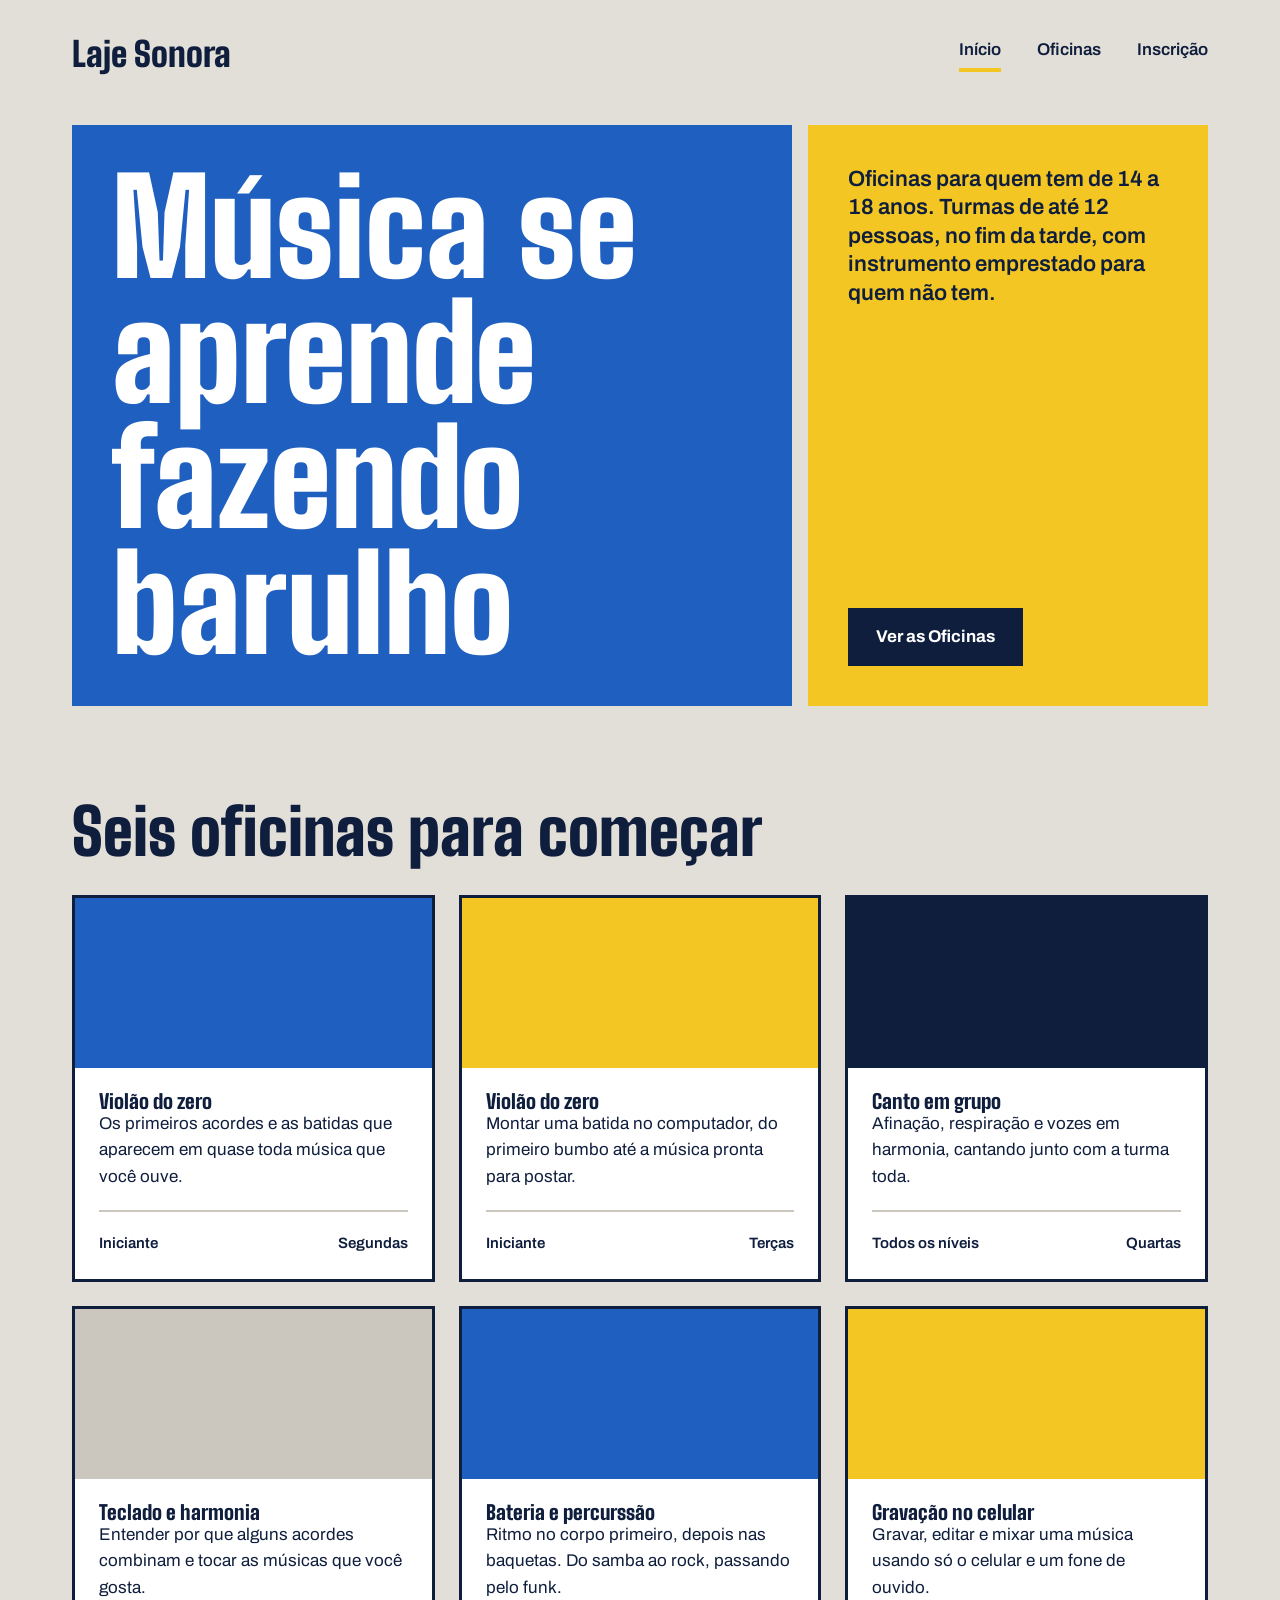
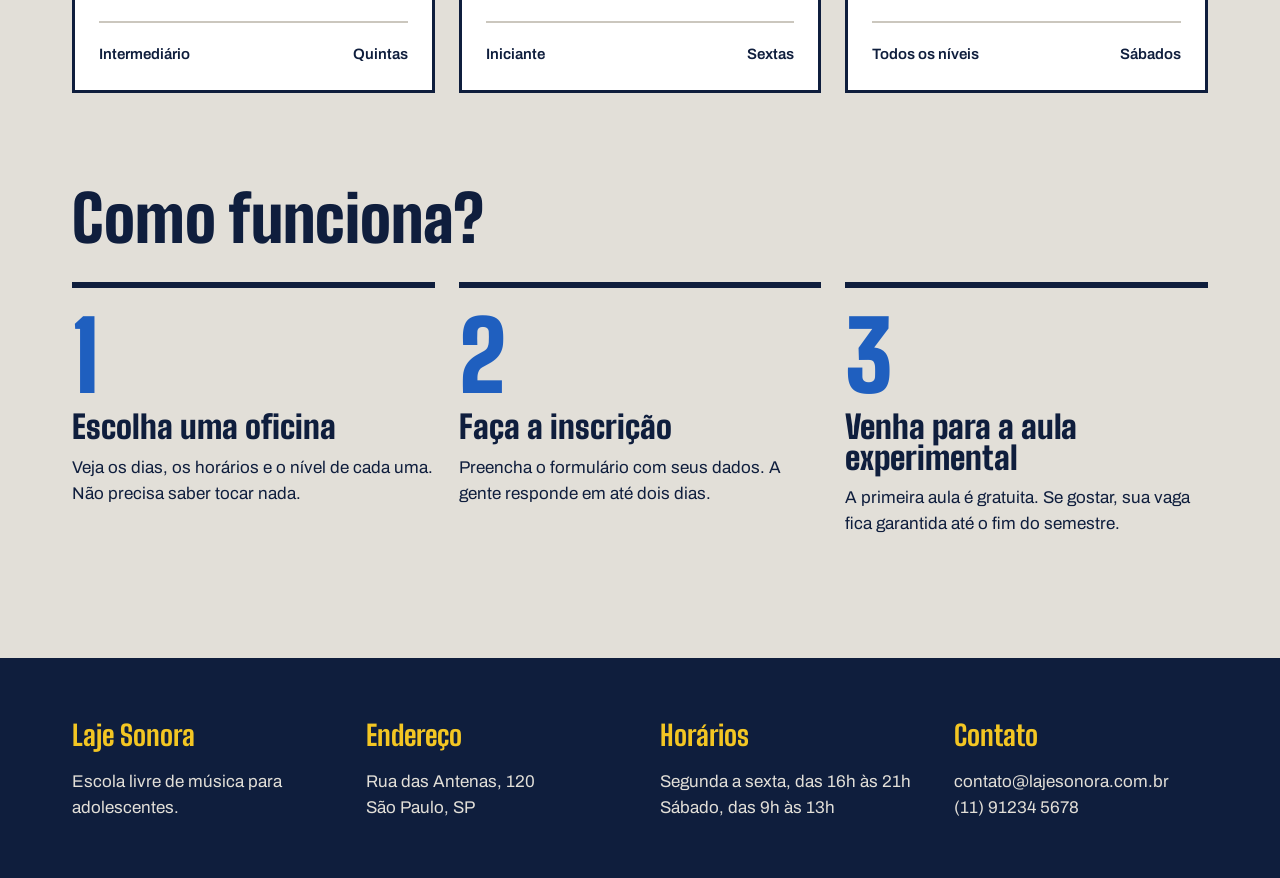
<file: index.html>
<!DOCTYPE html>
<html lang="pt-br">
<head>
    <meta charset="UTF-8">
    <meta name="viewport" content="width=device-width, initial-scale=1.0">
    <title>Laje Sonora | Ínicio</title>
    <link rel="preconnect" href="https://fonts.googleapis.com">
<link rel="preconnect" href="https://fonts.gstatic.com" crossorigin>
<link href="https://fonts.googleapis.com/css2?family=Big+Shoulders:opsz,wght@10..72,100..900&display=swap" rel="stylesheet">
<link rel="preconnect" href="https://fonts.googleapis.com">
<link rel="preconnect" href="https://fonts.gstatic.com" crossorigin>
<link href="https://fonts.googleapis.com/css2?family=Archivo:ital,wght@0,100..900;1,100..900&family=Big+Shoulders:opsz,wght@10..72,100..900&display=swap" rel="stylesheet">
    <link rel="stylesheet" href="./Style/index.css">
</head>
<body>
    <header class="conteudo topo">
        <a href="index.html" class="logo">Laje Sonora</a>
    <nav class="menu">
        <a href="index.html" class="atual">Início</a>
        <a href="oficinas.html">Oficinas</a>
        <a href="inscricao.html">Inscrição</a>
    </nav>
    </header>

    <main>
        <section class="conteudo cartazes">
            <div class="cartaz cartaz-principal">
                <h1>Música se aprende fazendo barulho</h1>
            </div>
            <div class="cartaz cartaz-lateral">
                <p>Oficinas para quem tem de 14 a 18 anos. Turmas de até 12 pessoas, no fim da tarde, com instrumento emprestado para quem não tem.</p>
                <a href="oficinas.html" class="botao">Ver as Oficinas</a>
            </div>
        </section>

        <section class="conteudo secao">
            <h2 class="titulo-secao">Seis oficinas para começar</h2>
            <div class="cards">

                <article class="card">
                    <div class="foto foto-azul"></div>
                    <div class="card-texto">
                        <h3>Violão do zero</h3>
                        <p>Os primeiros acordes e as batidas que aparecem em quase toda música que você ouve.</p>
                        <div class="card-info">
                            <span>Iniciante</span>
                            <span>Segundas</span>
                        </div>
                </article>

                <article class="card">
                    <div class="foto foto-amarela"></div>
                    <div class="card-texto">
                        <h3>Violão do zero</h3>
                        <p>Montar uma batida no computador, do primeiro bumbo até a música pronta para postar.</p>
                        <div class="card-info">
                            <span>Iniciante</span>
                            <span>Terças</span>
                        </div>
                </article>

                <article class="card">
                    <div class="foto foto-tinta"></div>
                    <div class="card-texto">
                        <h3>Canto em grupo</h3>
                        <p>Afinação, respiração e vozes em harmonia, cantando junto com a turma toda.</p>
                        <div class="card-info">
                            <span>Todos os níveis</span>
                            <span>Quartas</span>
                        </div>
                </article>

                <article class="card">
                    <div class="foto"></div>
                    <div class="card-texto">
                        <h3>Teclado e harmonia</h3>
                        <p>Entender por que alguns acordes combinam e tocar as músicas que você gosta.</p>
                        <div class="card-info">
                            <span>Intermediário</span>
                            <span>Quintas</span>
                        </div>
                </article>

                <article class="card">
                    <div class="foto foto-azul"></div>
                    <div class="card-texto">
                        <h3>Bateria e percurssão</h3>
                        <p>Ritmo no corpo primeiro, depois nas baquetas. Do samba ao rock, passando pelo funk.</p>
                        <div class="card-info">
                            <span>Iniciante</span>
                            <span>Sextas</span>
                        </div>
                </article>

                <article class="card">
                    <div class="foto foto-amarela"></div>
                    <div class="card-texto">
                        <h3>Gravação no celular</h3>
                        <p>Gravar, editar e mixar uma música usando só o celular e um fone de ouvido.</p>
                        <div class="card-info">
                            <span>Todos os níveis</span>
                            <span>Sábados</span>
                        </div>
                </article>
            </div>
        </section>

         <section class="conteudo secao">
            <h2 class="titulo-secao">Como funciona?</h2>
            <div class="passos">
                <div class="passo">
                    <p class="passo-numero">1</p>
                    <h3>Escolha uma oficina</h3>
                    <p>Veja os dias, os horários e o nível de cada uma. Não precisa saber tocar nada.</p>
                </div>
                <div class="passo">
                    <p class="passo-numero">2</p>
                    <h3>Faça a inscrição</h3>
                    <p>Preencha o formulário com seus dados. A gente responde em até dois dias.</p>
                </div>
                <div class="passo">
                    <p class="passo-numero">3</p>
                    <h3>Venha para a aula experimental</h3>
                    <p>A primeira aula é gratuita. Se gostar, sua vaga fica garantida até o fim do semestre.</p>
                </div>
            </div>
        </section>
    </main>

    <footer class="rodape">
        <div class="conteudo rodape-colunas">
            <div class="rodape-coluna">
                <h4>Laje Sonora</h4>
                <p>Escola livre de música para adolescentes.</p>
            </div>
            <div class="rodape-coluna">
                <h4>Endereço</h4>
                <p>Rua das Antenas, 120<br>São Paulo, SP</p>
            </div>
            <div class="rodape-coluna">
                <h4>Horários</h4>
                <p>Segunda a sexta, das 16h às 21h<br>Sábado, das 9h às 13h</p>
            </div>
            <div class="rodape-coluna">
                <h4>Contato</h4>
                <p>contato@lajesonora.com.br<br>(11) 91234 5678</p>
            </div>
        </div>
    </footer>
</body>
</html>
</file>
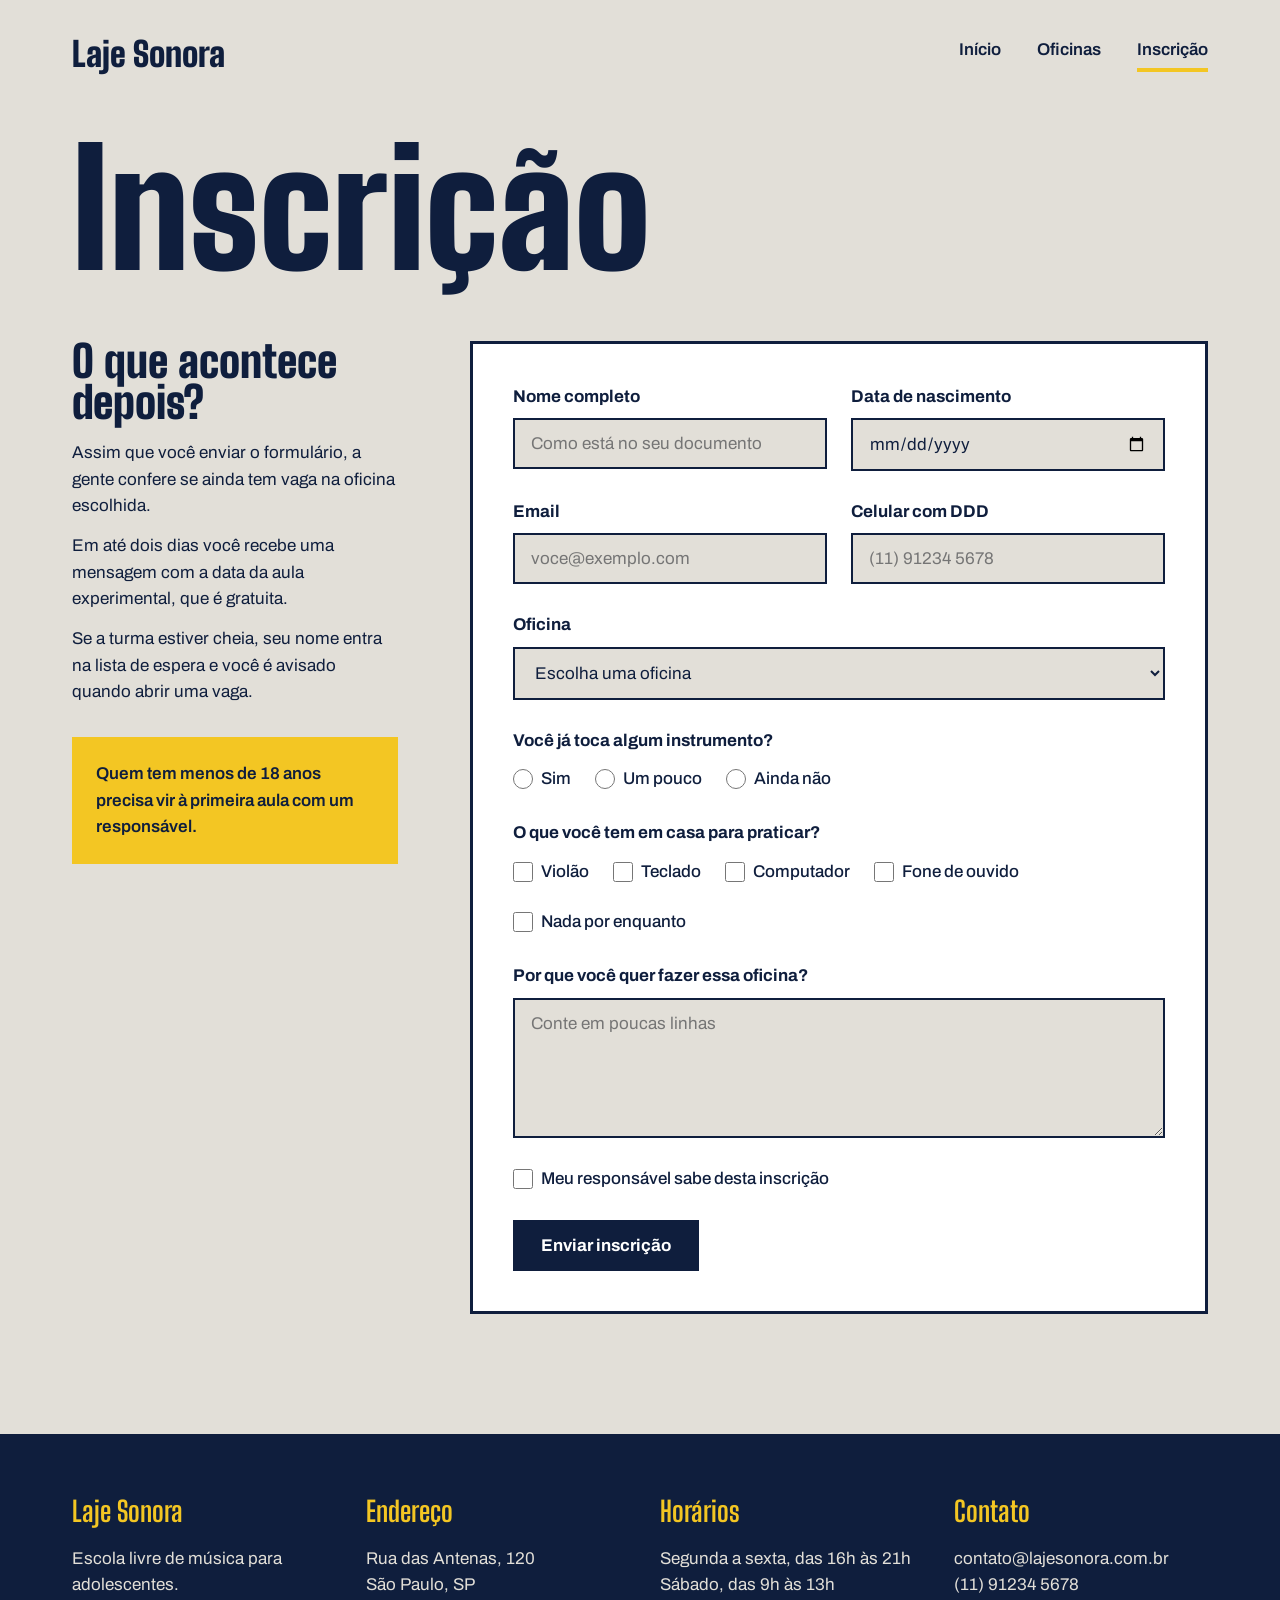
<file: inscricao.html>
<!DOCTYPE html>
<html lang="pt-BR">
<head>
    <meta charset="UTF-8">
    <meta name="viewport" content="width=device-width, initial-scale=1.0">
    <title>Laje Sonora | Inscrição</title>
    <link rel="preconnect" href="https://fonts.googleapis.com">
    <link rel="preconnect" href="https://fonts.gstatic.com" crossorigin>
    <link href="https://fonts.googleapis.com/css2?family=Archivo:ital,wght@0,100..900;1,100..900&family=Big+Shoulders+Display:wght@100..900&display=swap" rel="stylesheet">
    <link rel="stylesheet" href="./Style/inscricao.css">
</head>
<body>
    <header class="conteudo topo">
        <a href="index.html" class="logo">Laje Sonora</a>
        <nav class="menu">
            <a href="index.html">Início</a>
            <a href="oficinas.html" >Oficinas</a>
            <a href="inscricao.html" class="atual">Inscrição</a>
        </nav>
    </header>

    <main class="conteudo">
        <h1 class="titulo-pagina">Inscrição</h1>
        <div class="inscricao">
            <section class="explicacao">
                <h2>O que acontece depois?</h2>
                <p>Assim que você enviar o formulário, a gente confere se ainda tem vaga na oficina escolhida.</p>
                <p>Em até dois dias você recebe uma mensagem com a data da aula experimental, que é gratuita.</p>
                <p>Se a turma estiver cheia, seu nome entra na lista de espera e você é avisado quando abrir uma vaga.</p>
                <p class="aviso">Quem tem menos de 18 anos precisa vir à primeira aula com um responsável.</p>
            </section>

              <form class="formulario" action="#" method="post">
                <div class="linha">
                    <div class="campo">
                        <label for="nome">Nome completo</label>
                        <input type="text" id="nome" name="nome" placeholder="Como está no seu documento" required>
                    </div>
                    <div class="campo">
                        <label for="nascimento">Data de nascimento</label>
                        <input type="date" id="nascimento" name="nascimento" required>
                    </div>
                </div>

                <div class="linha">
                    <div class="campo">
                        <label for="email">Email</label>
                        <input type="email" id="email" name="email" placeholder="voce@exemplo.com" required>
                    </div>
                    <div class="campo">
                        <label for="telefone">Celular com DDD</label>
                        <input type="tel" id="telefone" name="telefone" placeholder="(11) 91234 5678" required>
                    </div>
                </div>

                <div class="campo">
                    <label for="oficina">Oficina</label>
                    <select id="oficina" name="oficina" required>
                        <option value="">Escolha uma oficina</option>
                        <option value="violao">Violão do zero</option>
                        <option value="beats">Produção de beats</option>
                        <option value="canto">Canto em grupo</option>
                        <option value="teclado">Teclado e harmonia</option>
                        <option value="bateria">Bateria e percussão</option>
                        <option value="gravacao">Gravação no celular</option>
                    </select>
                </div>

                 <fieldset class="grupo">
                    <legend>Você já toca algum instrumento?</legend>
                    <div class="opcoes">
                        <div class="opcao">
                            <input type="radio" id="tocaSim" name="toca" value="sim">
                            <label for="tocaSim">Sim</label>
                        </div>
                        <div class="opcao">
                            <input type="radio" id="tocaPouco" name="toca" value="pouco">
                            <label for="tocaPouco">Um pouco</label>
                        </div>
                        <div class="opcao">
                            <input type="radio" id="tocaNao" name="toca" value="nao">
                            <label for="tocaNao">Ainda não</label>
                        </div>
                    </div>
                </fieldset>

                <fieldset class="grupo">
                    <legend>O que você tem em casa para praticar?</legend>
                    <div class="opcoes">
                        <div class="opcao">
                            <input type="checkbox" id="temViolao" name="tem" value="violao">
                            <label for="temViolao">Violão</label>
                        </div>
                        <div class="opcao">
                            <input type="checkbox" id="temTeclado" name="tem" value="teclado">
                            <label for="temTeclado">Teclado</label>
                        </div>
                        <div class="opcao">
                            <input type="checkbox" id="temComputador" name="tem" value="computador">
                            <label for="temComputador">Computador</label>
                        </div>
                        <div class="opcao">
                            <input type="checkbox" id="temFone" name="tem" value="fone">
                            <label for="temFone">Fone de ouvido</label>
                        </div>
                        <div class="opcao">
                            <input type="checkbox" id="temNada" name="tem" value="nada">
                            <label for="temNada">Nada por enquanto</label>
                        </div>
                    </div>
                </fieldset>

                <div class="campo">
                    <label for="motivo">Por que você quer fazer essa oficina?</label>
                    <textarea id="motivo" name="motivo" placeholder="Conte em poucas linhas"></textarea>
                </div>
                <div class="opcao">
                    <input type="checkbox" id="responsavel" name="responsavel" required>
                    <label for="responsavel">Meu responsável sabe desta inscrição</label>
                </div>
                <div>
                    <button class="botao" type="submit">Enviar inscrição</button>
                </div>
           </form>
        </div>
        
    </main>

    <footer class="rodape">
        <div class="conteudo rodape-colunas">
            <div class="rodape-coluna">
                <h4>Laje Sonora</h4>
                <p>Escola livre de música para adolescentes.</p>
            </div>
            <div class="rodape-coluna">
                <h4>Endereço</h4>
                <p>Rua das Antenas, 120<br>São Paulo, SP</p>
            </div>
            <div class="rodape-coluna">
                <h4>Horários</h4>
                <p>Segunda a sexta, das 16h às 21h<br>Sábado, das 9h às 13h</p>
            </div>
            <div class="rodape-coluna">
                <h4>Contato</h4>
                <p>contato@lajesonora.com.br<br>(11) 91234 5678</p>
            </div>
        </div>
    </footer>
</body>
</html>
</file>
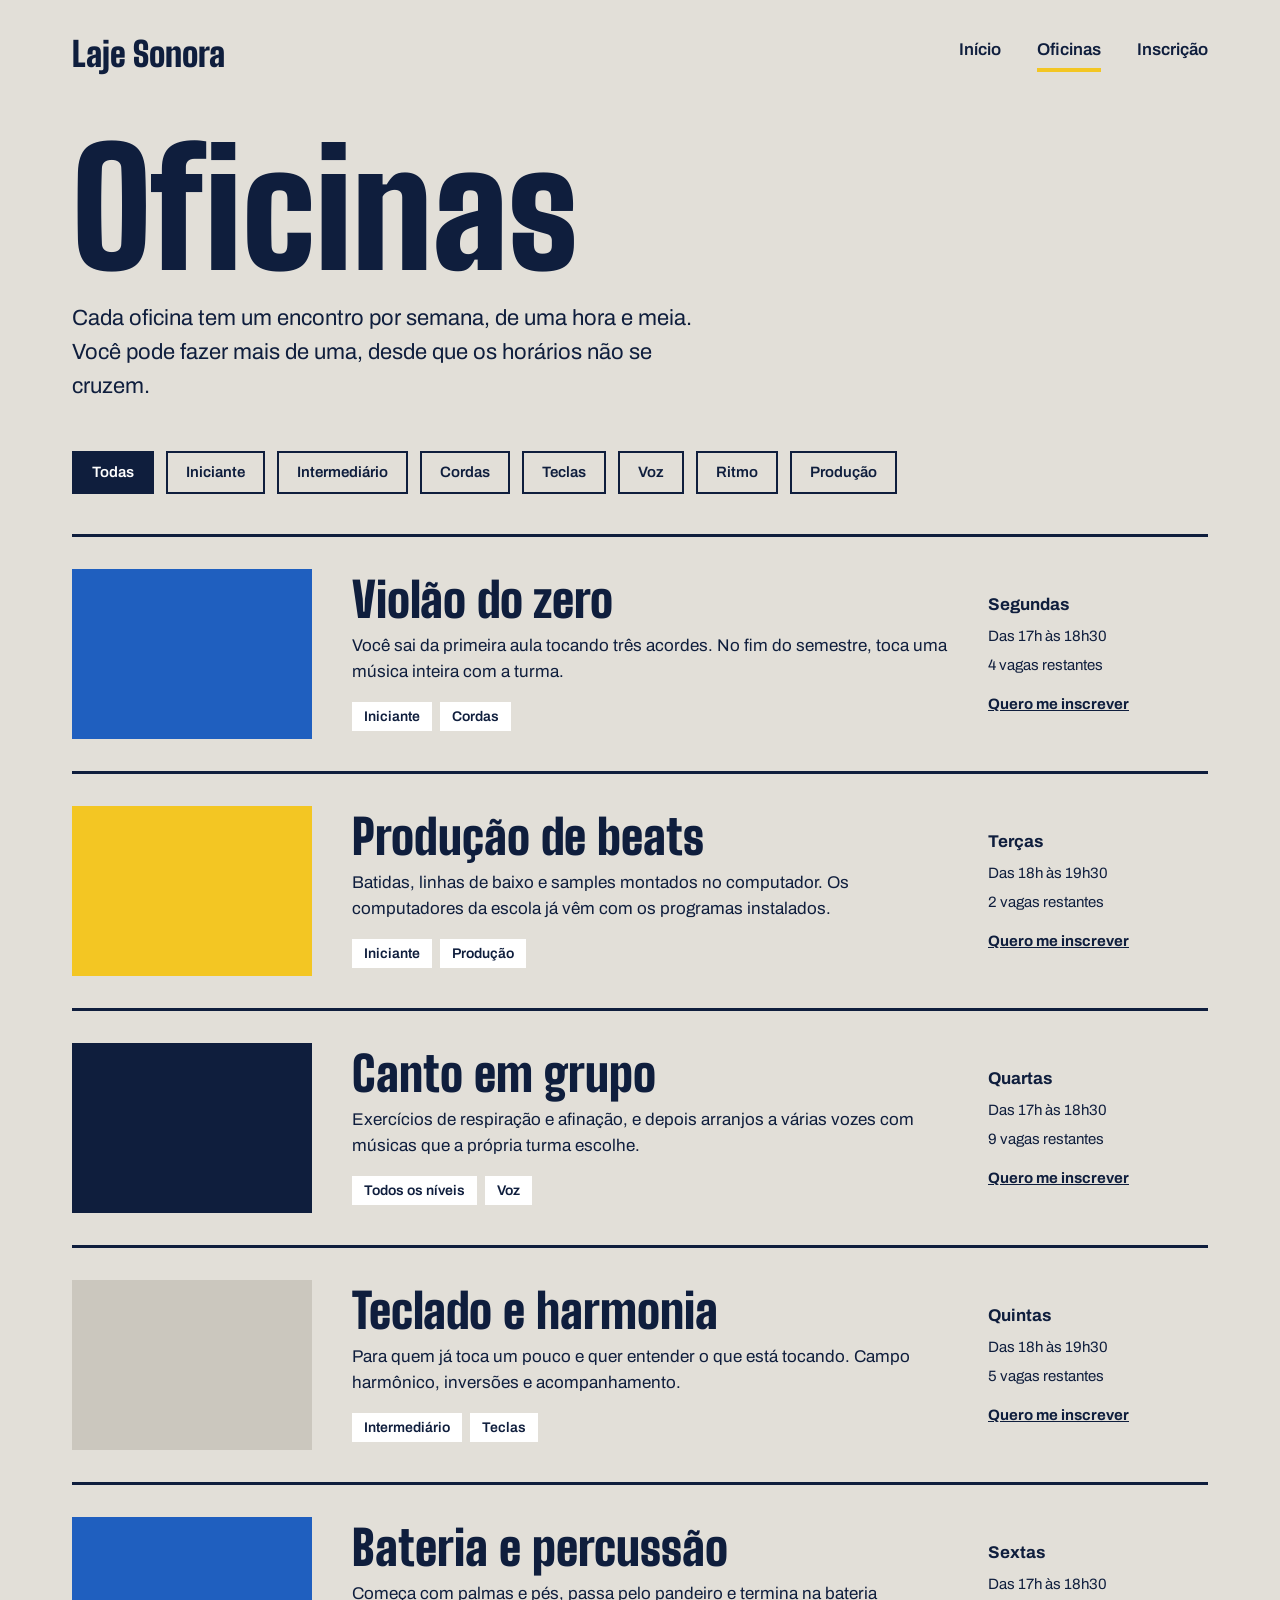
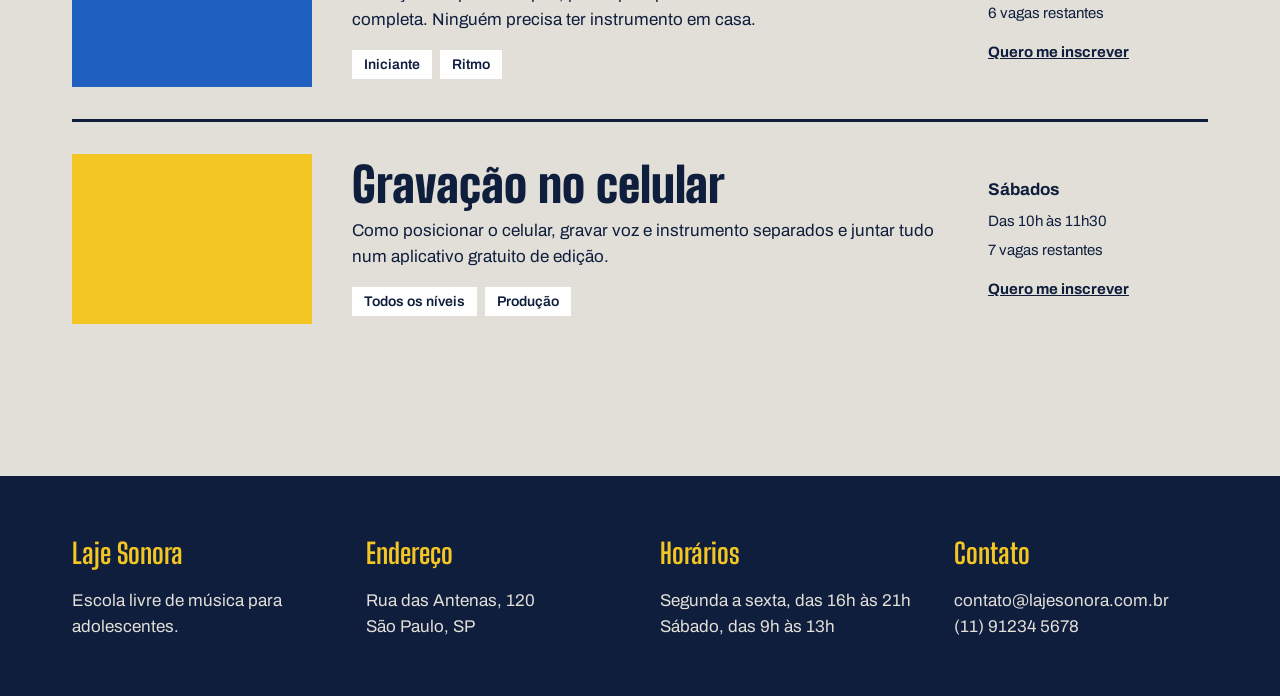
<file: oficinas.html>
<!DOCTYPE html>
<html lang="pt-BR">
<head>
    <meta charset="UTF-8">
    <meta name="viewport" content="width=device-width, initial-scale=1.0">
    <title>Laje Sonora | Oficinas</title>
    <link rel="preconnect" href="https://fonts.googleapis.com">
    <link rel="preconnect" href="https://fonts.gstatic.com" crossorigin>
    <link href="https://fonts.googleapis.com/css2?family=Archivo:ital,wght@0,100..900;1,100..900&family=Big+Shoulders+Display:wght@100..900&display=swap" rel="stylesheet">
    <link rel="stylesheet" href="./Style/oficinas.css">
</head>
<body>
    <header class="conteudo topo">
        <a href="index.html" class="logo">Laje Sonora</a>
        <nav class="menu">
            <a href="index.html">Início</a>
            <a href="oficinas.html" class="atual">Oficinas</a>
            <a href="inscricao.html">Inscrição</a>
        </nav>
    </header>

    <main class="conteudo">
        <h1 class="titulo-pagina">Oficinas</h1>
        <p class="subtitulo-pagina">Cada oficina tem um encontro por semana, de uma hora e meia. Você pode fazer mais de uma, desde que os horários não se cruzem.</p>
        
        <div class="filtros">
            <span class="filtro ativo">Todas</span>
            <span class="filtro">Iniciante</span>
            <span class="filtro">Intermediário</span>
            <span class="filtro">Cordas</span>
            <span class="filtro">Teclas</span>
            <span class="filtro">Voz</span>
            <span class="filtro">Ritmo</span>
            <span class="filtro">Produção</span>
        </div>

        <div class="lista">
            <article class="oficina">
                <div class="foto foto-azul"></div>
                <div class="oficina-texto">
                    <h2>Violão do zero</h2>
                    <p>Você sai da primeira aula tocando três acordes. No fim do semestre, toca uma música inteira com a turma.</p>
                    <div class="etiquetas">
                        <span class="etiqueta">Iniciante</span>
                        <span class="etiqueta">Cordas</span>
                    </div>
                </div>
                <div class="oficina-detalhes">
                    <strong>Segundas</strong>
                    <span>Das 17h às 18h30</span>
                    <span>4 vagas restantes</span>
                    <a href="inscricao.html">Quero me inscrever</a>
                </div>
            </article>

            <article class="oficina">
                <div class="foto foto-amarela"></div>
                <div class="oficina-texto">
                    <h2>Produção de beats</h2>
                    <p>Batidas, linhas de baixo e samples montados no computador. Os computadores da escola já vêm com os programas instalados.</p>
                    <div class="etiquetas">
                        <span class="etiqueta">Iniciante</span>
                        <span class="etiqueta">Produção</span>
                    </div>
                </div>
                <div class="oficina-detalhes">
                    <strong>Terças</strong>
                    <span>Das 18h às 19h30</span>
                    <span>2 vagas restantes</span>
                    <a href="inscricao.html">Quero me inscrever</a>
                </div>
            </article>

            <article class="oficina">
                <div class="foto foto-tinta"></div>
                <div class="oficina-texto">
                    <h2>Canto em grupo</h2>
                    <p>Exercícios de respiração e afinação, e depois arranjos a várias vozes com músicas que a própria turma escolhe.</p>
                    <div class="etiquetas">
                        <span class="etiqueta">Todos os níveis</span>
                        <span class="etiqueta">Voz</span>
                    </div>
                </div>
                <div class="oficina-detalhes">
                    <strong>Quartas</strong>
                    <span>Das 17h às 18h30</span>
                    <span>9 vagas restantes</span>
                    <a href="inscricao.html">Quero me inscrever</a>
                </div>
            </article>

            <article class="oficina">
                <div class="foto"></div>
                <div class="oficina-texto">
                    <h2>Teclado e harmonia</h2>
                    <p>Para quem já toca um pouco e quer entender o que está tocando. Campo harmônico, inversões e acompanhamento.</p>
                    <div class="etiquetas">
                        <span class="etiqueta">Intermediário</span>
                        <span class="etiqueta">Teclas</span>
                    </div>
                </div>
                <div class="oficina-detalhes">
                    <strong>Quintas</strong>
                    <span>Das 18h às 19h30</span>
                    <span>5 vagas restantes</span>
                    <a href="inscricao.html">Quero me inscrever</a>
                </div>
            </article>

            <article class="oficina">
                <div class="foto foto-azul"></div>
                <div class="oficina-texto">
                    <h2>Bateria e percussão</h2>
                    <p>Começa com palmas e pés, passa pelo pandeiro e termina na bateria completa. Ninguém precisa ter instrumento em casa.</p>
                    <div class="etiquetas">
                        <span class="etiqueta">Iniciante</span>
                        <span class="etiqueta">Ritmo</span>
                    </div>
                </div>
                <div class="oficina-detalhes">
                    <strong>Sextas</strong>
                    <span>Das 17h às 18h30</span>
                    <span>6 vagas restantes</span>
                    <a href="inscricao.html">Quero me inscrever</a>
                </div>
            </article>

            <article class="oficina">
                <div class="foto foto-amarela"></div>
                <div class="oficina-texto">
                    <h2>Gravação no celular</h2>
                    <p>Como posicionar o celular, gravar voz e instrumento separados e juntar tudo num aplicativo gratuito de edição.</p>
                    <div class="etiquetas">
                        <span class="etiqueta">Todos os níveis</span>
                        <span class="etiqueta">Produção</span>
                    </div>
                </div>
                <div class="oficina-detalhes">
                    <strong>Sábados</strong>
                    <span>Das 10h às 11h30</span>
                    <span>7 vagas restantes</span>
                    <a href="inscricao.html">Quero me inscrever</a>
                </div>
            </article>
        </div>
    </main>

    <footer class="rodape">
        <div class="conteudo rodape-colunas">
            <div class="rodape-coluna">
                <h4>Laje Sonora</h4>
                <p>Escola livre de música para adolescentes.</p>
            </div>
            <div class="rodape-coluna">
                <h4>Endereço</h4>
                <p>Rua das Antenas, 120<br>São Paulo, SP</p>
            </div>
            <div class="rodape-coluna">
                <h4>Horários</h4>
                <p>Segunda a sexta, das 16h às 21h<br>Sábado, das 9h às 13h</p>
            </div>
            <div class="rodape-coluna">
                <h4>Contato</h4>
                <p>contato@lajesonora.com.br<br>(11) 91234 5678</p>
            </div>
        </div>
    </footer>
</body>
</html>
</file>
<file: Style/index.css>
* {
  margin: 0;
  padding: 0;
  box-sizing: border-box;
}

:root {
  --concreto: #e2dfd8;
  --concreto-escuro: #cbc7be;
  --tinta: #0f1e3d;
  --caixa-dagua: #1f5fbf;
  --fita: #f3c623;
  --branco: #ffffff;

  --fonte-cartaz: "Big Shoulders", "Arial Narrow", sans-serif;
  --fonte-texto: "Archivo", Arial, sans-serif;
}

body {
  background-color: var(--concreto);
  color: var(--tinta);
  font-family: var(--fonte-texto);
  font-size: 17px;
  line-height: 1.55;
}

a {
  color: inherit;
}

h1,
h2,
h3 {
  font-family: var(--fonte-cartaz);
  font-weight: 900;
  line-height: 0.95;
}

.conteudo {
  max-width: 1200px;
  margin-inline: auto;
  padding-inline: 32px;
}

.topo {
  padding-block: 28px;
  display: flex;
  justify-content: space-between;
  align-items: center;
}

.logo {
  font-family: var(--fonte-cartaz);
  font-size: 34px;
  font-weight: 900;
  text-decoration: none;
}

.menu {
  display: flex;
  gap: 36px;
}

.menu a {
  font-weight: 600;
  text-decoration: none;
  padding-bottom: 4px;
  border-bottom: 4px solid transparent;
}

.menu a:hover {
  border-bottom-color: var(--tinta);
}

.menu a.atual {
  border-bottom-color: var(--fita);
}

.cartazes {
  margin-top: 16px;
  display: flex;
  gap: 16px;
}

.cartaz {
  padding: 40px;
}

.cartaz-principal {
  background-color: var(--caixa-dagua);
  color: var(--branco);
  flex: 2;
}

.cartaz-principal h1 {
  font-size: 132px;
  max-width: 9ch;
}

.cartaz-lateral {
  background-color: var(--fita);
  flex: 1;
  display: flex;
  flex-direction: column;
  justify-content: space-between;
  gap: 32px;
  align-items: flex-start;
}

.cartaz-lateral p {
  font-size: 22px;
  font-weight: 600;
  line-height: 1.3;
}

.botao {
  background-color: var(--tinta);
  color: var(--branco);
  font-weight: 700;
  text-decoration: none;
  padding: 16px 28px;
  border: none;
  font-family: var(--fonte-texto);
  font-size: 17px;
  cursor: pointer;
}

.botao:hover {
  background-color: var(--caixa-dagua);
}

.secao {
  margin-top: 96px;
}

.titulo-secao {
  font-size: 64px;
  margin-bottom: 32px;
}

.cards {
  display: flex;
  flex-wrap: wrap;
  gap: 24px;
}

.card {
  background-color: white;
  border: 3px solid var(--tinta);
  flex: 1 1 340px;
}

.card .foto {
  height: 170px;
}
.foto {
  background-color: var(--concreto-escuro);
}

.foto-azul {
  background-color: var(--caixa-dagua);
}

.foto-amarela {
  background-color: var(--fita);
}

.foto-tinta {
  background-color: var(--tinta);
}

.card-texto {
  padding: 24px;
}

.card-texto {
  padding: 24px;
}

.card-info {
  margin-top: 20px;
  padding-top: 20px;
  border-top: 2px solid var(--concreto-escuro);
  font-size: 15px;
  font-weight: 600;
  display: flex;
  justify-content: space-between;
}

.passos {
  display: flex;
  gap: 24px;
}

.passo {
  border-top: 6px solid var(--tinta);
  padding-top: 20px;
  flex: 1;
}

.passo-numero {
  font-family: var(--fonte-cartaz);
  font-size: 96px;
  font-weight: 900;
  line-height: 1;
  color: var(--caixa-dagua);
}

.passo h3 {
  font-size: 32px;
  margin-block: 8px 12px;
}

.rodape {
  margin-top: 120px;
  background-color: var(--tinta);
  color: var(--concreto);
  padding-block: 56px;
}

.rodape-colunas {
  display: flex;
  gap: 40px;
}

.rodape-coluna {
  flex: 1;
}

.rodape h4 {
  font-family: var(--fonte-cartaz);
  font-size: 28px;
  color: var(--fita);
  margin-bottom: 12px;
}

@media (max-width: 800px) {
  .cartazes,
  .passos,
  .rodape-colunas {
    flex-direction: column;
  }

  .cartaz-principal h1 {
    font-size: 84px;
  }
}

@media (max-width: 800px) {
  .oficina,
  .rodape-colunas {
    flex-direction: column;
    align-items: stretch;
  }

  .titulo-pagina {
    font-size: 96px;
  }

  .oficina .foto,
  .oficina-detalhes {
    width: 100%;
  }
}

@media (max-width: 800px) {
  .inscricao,
  .linha,
  .rodape-colunas {
    flex-direction: column;
  }

  .titulo-pagina {
    font-size: 96px;
  }
}
</file>
<file: Style/inscricao.css>
* {
  margin: 0;
  padding: 0;
  box-sizing: border-box;
}

:root {
  --concreto: #e2dfd8;
  --concreto-escuro: #cbc7be;
  --tinta: #0f1e3d;
  --caixa-dagua: #1f5fbf;
  --fita: #f3c623;
  --branco: #ffffff;

  --fonte-cartaz: "Big Shoulders Display", "Arial Narrow", sans-serif;
  --fonte-texto: "Archivo", Arial, sans-serif;
}

body {
  background-color: var(--concreto);
  color: var(--tinta);
  font-family: var(--fonte-texto);
  font-size: 17px;
  line-height: 1.55;
}

a {
  color: inherit;
}

h1,
h2,
h3 {
  font-family: var(--fonte-cartaz);
  font-weight: 900;
  line-height: 0.95;
}

.conteudo {
  max-width: 1200px;
  margin-inline: auto;
  padding-inline: 32px;
}

.topo {
  padding-block: 28px;
  display: flex;
  justify-content: space-between;
  align-items: center;
}

.logo {
  font-family: var(--fonte-cartaz);
  font-size: 34px;
  font-weight: 900;
  text-decoration: none;
}

.menu {
  display: flex;
  gap: 36px;
}

.menu a {
  font-weight: 600;
  text-decoration: none;
  padding-bottom: 4px;
  border-bottom: 4px solid transparent;
}

.menu a:hover {
  border-bottom-color: var(--tinta);
}

.menu a.atual {
  border-bottom-color: var(--fita);
}

.rodape {
  margin-top: 120px;
  background-color: var(--tinta);
  color: var(--concreto);
  padding-block: 56px;
}

.rodape-colunas {
  display: flex;
  justify-content: space-between;
  gap: 40px;
}

.rodape-coluna {
  flex: 1;
}

.rodape h4 {
  font-family: var(--fonte-cartaz);
  font-size: 28px;
  color: var(--fita);
  margin-bottom: 12px;
}

.titulo-pagina {
  font-size: 160px;
  margin-top: 24px;
}

.botao {
  display: inline-block;
  background-color: var(--tinta);
  color: var(--branco);
  font-weight: 700;
  text-decoration: none;
  padding: 16px 28px;
  border: none;
  font-family: var(--fonte-texto);
  font-size: 17px;
  cursor: pointer;
}

.botao:hover {
  background-color: var(--caixa-dagua);
}

.inscricao {
  margin-top: 56px;
  display: flex;
  gap: 72px;
}

.explicacao {
  flex: 1;
}

.explicacao h2 {
  font-size: 44px;
  margin-bottom: 16px;
}

.explicacao p + p {
  margin-top: 14px;
}

.explicacao .aviso {
  margin-top: 32px;
  padding: 24px;
  background-color: var(--fita);
  font-weight: 600;
}

.formulario {
  background-color: var(--branco);
  border: 3px solid var(--tinta);
  padding: 40px;
  flex: 2;
  display: flex;
  flex-direction: column;
  gap: 28px;
}

.linha {
  display: flex;
  gap: 24px;
}

.campo {
  flex: 1;
  display: flex;
  flex-direction: column;
  gap: 8px;
}

.grupo legend {
  margin-bottom: 12px;
}

.opcoes {
  display: flex;
  flex-wrap: wrap;
  gap: 24px;
}

.opcao {
  display: flex;
  align-items: center;
  gap: 8px;
}

.formulario label,
.formulario legend {
  font-weight: 700;
}

.formulario fieldset {
  border: none;
}

.formulario input[type="text"],
.formulario input[type="email"],
.formulario input[type="tel"],
.formulario input[type="date"],
.formulario select,
.formulario textarea {
  width: 100%;
  padding: 14px 16px;
  border: 2px solid var(--tinta);
  background-color: var(--concreto);
  font-family: var(--fonte-texto);
  font-size: 17px;
  color: var(--tinta);
}

.formulario input[type="text"]:focus,
.formulario input[type="email"]:focus,
.formulario input[type="tel"]:focus,
.formulario input[type="date"]:focus,
.formulario select:focus,
.formulario textarea:focus {
  outline: 3px solid var(--caixa-dagua);
  outline-offset: 2px;
  background-color: var(--branco);
}

.formulario textarea {
  height: 140px;
  resize: vertical;
}

.formulario .opcao label {
  font-weight: 500;
}

.formulario input[type="radio"],
.formulario input[type="checkbox"] {
  width: 20px;
  height: 20px;
  accent-color: var(--caixa-dagua);
}

@media (max-width: 800px) {
  .inscricao,
  .linha,
  .rodape-colunas {
    flex-direction: column;
  }

  .titulo-pagina {
    font-size: 96px;
  }
}
</file>
<file: Style/oficinas.css>
* {
  margin: 0;
  padding: 0;
  box-sizing: border-box;
}

:root {
  --concreto: #e2dfd8;
  --concreto-escuro: #cbc7be;
  --tinta: #0f1e3d;
  --caixa-dagua: #1f5fbf;
  --fita: #f3c623;
  --branco: #ffffff;

  --fonte-cartaz: "Big Shoulders Display", "Arial Narrow", sans-serif;
  --fonte-texto: "Archivo", Arial, sans-serif;
}

body {
  background-color: var(--concreto);
  color: var(--tinta);
  font-family: var(--fonte-texto);
  font-size: 17px;
  line-height: 1.55;
}

a {
  color: inherit;
}

h1,
h2,
h3 {
  font-family: var(--fonte-cartaz);
  font-weight: 900;
  line-height: 0.95;
}

.conteudo {
  max-width: 1200px;
  margin-inline: auto;
  padding-inline: 32px;
}

.topo {
  padding-block: 28px;
  display: flex;
  justify-content: space-between;
  align-items: center;
}

.logo {
  font-family: var(--fonte-cartaz);
  font-size: 34px;
  font-weight: 900;
  text-decoration: none;
}

.menu {
  display: flex;
  gap: 36px;
}

.menu a {
  font-weight: 600;
  text-decoration: none;
  padding-bottom: 4px;
  border-bottom: 4px solid transparent;
}

.menu a:hover {
  border-bottom-color: var(--tinta);
}

.menu a.atual {
  border-bottom-color: var(--fita);
}

.rodape {
  margin-top: 120px;
  background-color: var(--tinta);
  color: var(--concreto);
  padding-block: 56px;
}

.rodape-colunas {
  display: flex;
  justify-content: space-between;
  gap: 40px;
}

.rodape-coluna {
  flex: 1;
}

.rodape h4 {
  font-family: var(--fonte-cartaz);
  font-size: 28px;
  color: var(--fita);
  margin-bottom: 12px;
}

.foto {
  background-color: var(--concreto-escuro);
}

.foto-azul {
  background-color: var(--caixa-dagua);
}

.foto-amarela {
  background-color: var(--fita);
}

.foto-tinta {
  background-color: var(--tinta);
}

.titulo-pagina {
  font-size: 160px;
  margin-top: 24px;
}

.subtitulo-pagina {
  font-size: 22px;
  max-width: 640px;
  margin-top: 16px;
}

.filtros {
  margin-top: 48px;
  display: flex;
  flex-wrap: wrap;
  gap: 12px;
}

.filtro {
  border: 2px solid var(--tinta);
  padding: 8px 18px;
  font-weight: 600;
  font-size: 15px;
  background-color: transparent;
}

.filtro.ativo {
  background-color: var(--tinta);
  color: var(--branco);
}

.lista {
  margin-top: 40px;
}

.oficina {
  padding-block: 32px;
  border-top: 3px solid var(--tinta);
  display: flex;
  align-items: center;
  gap: 40px;
}

.oficina .foto {
  width: 240px;
  height: 170px;
  flex-shrink: 0;
}

.oficina-texto {
  flex: 1;
}

.oficina h2 {
  font-size: 48px;
  margin-bottom: 10px;
}

.etiquetas {
  margin-top: 16px;
  display: flex;
  gap: 8px;
}

.etiqueta {
  background-color: var(--branco);
  padding: 4px 12px;
  font-size: 14px;
  font-weight: 600;
}

.oficina-detalhes {
  width: 220px;
  font-size: 15px;
  display: flex;
  flex-direction: column;
  gap: 6px;
}

.oficina-detalhes strong {
  font-size: 17px;
}

.oficina-detalhes a {
  margin-top: 10px;
  font-weight: 700;
}

@media (max-width: 800px) {
  .oficina,
  .rodape-colunas {
    flex-direction: column;
    align-items: stretch;
  }

  .titulo-pagina {
    font-size: 96px;
  }

  .oficina .foto,
  .oficina-detalhes {
    width: 100%;
  }
}
</file>
